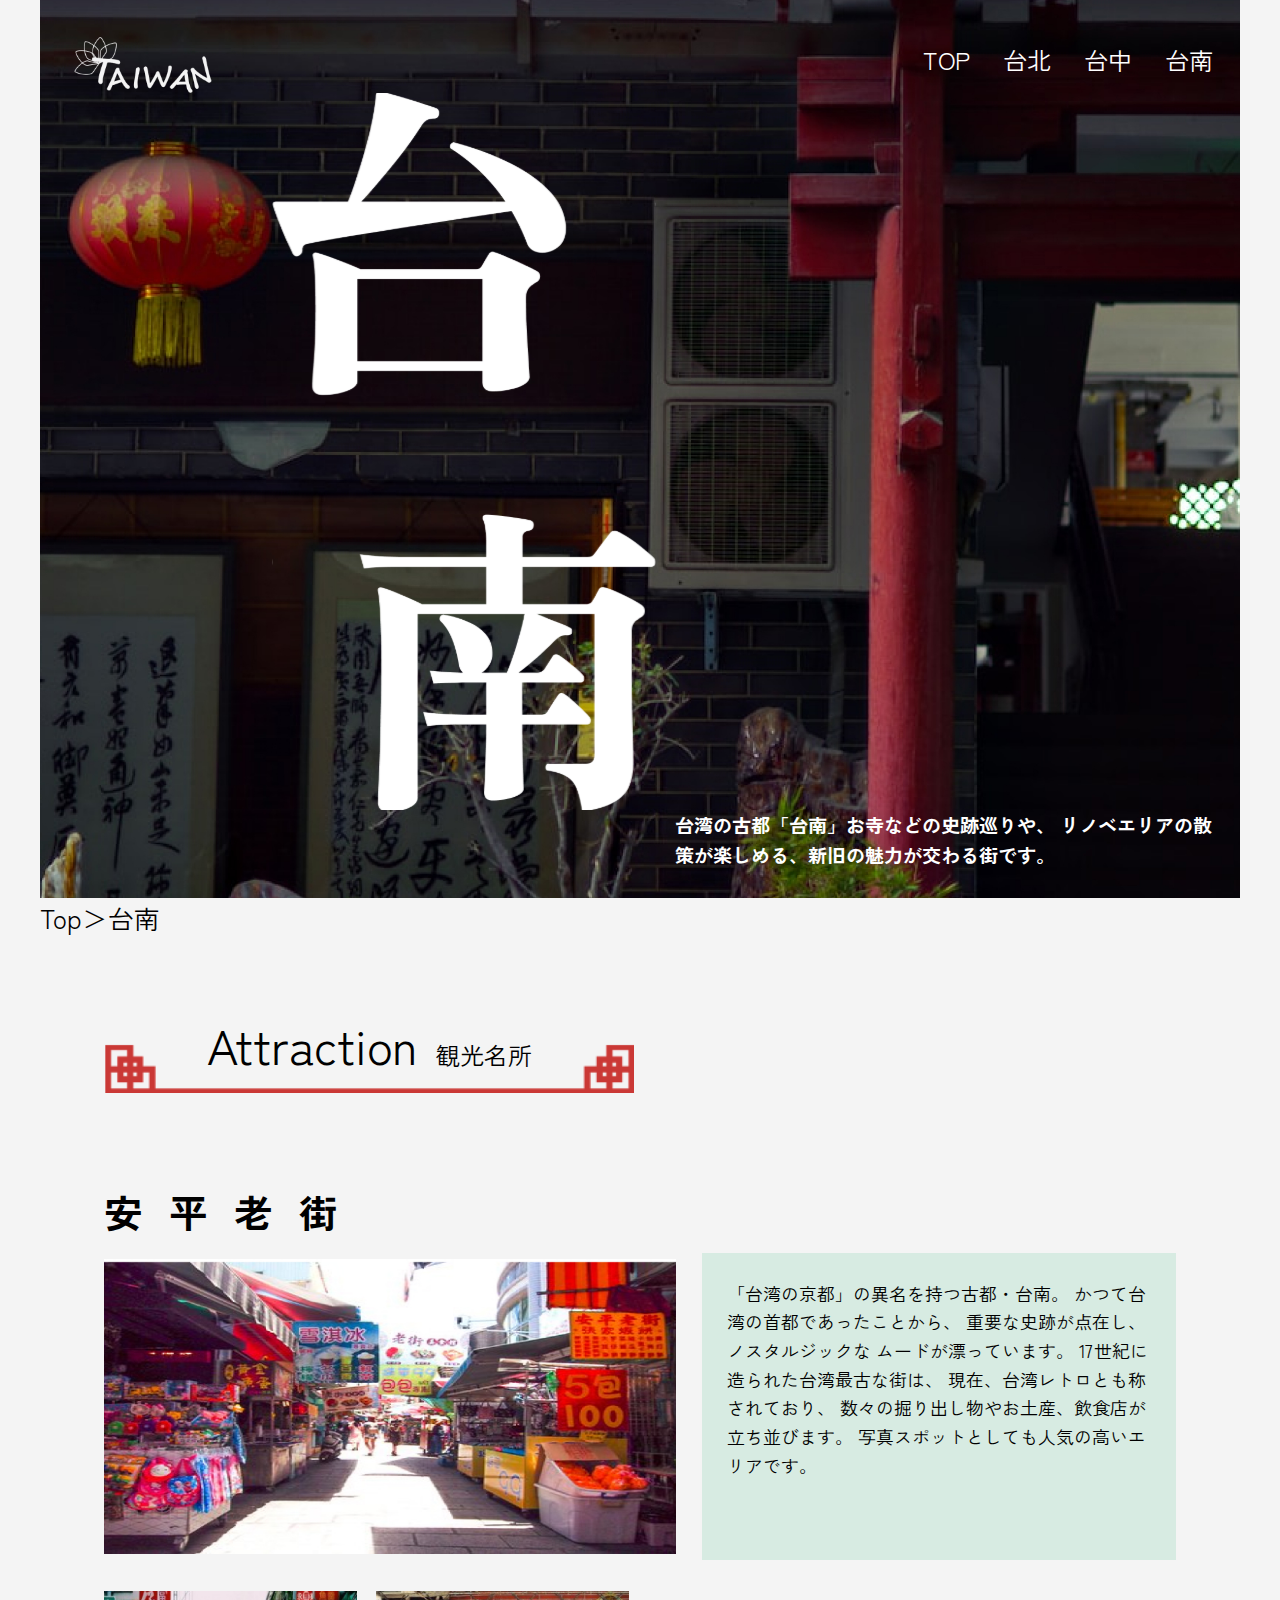
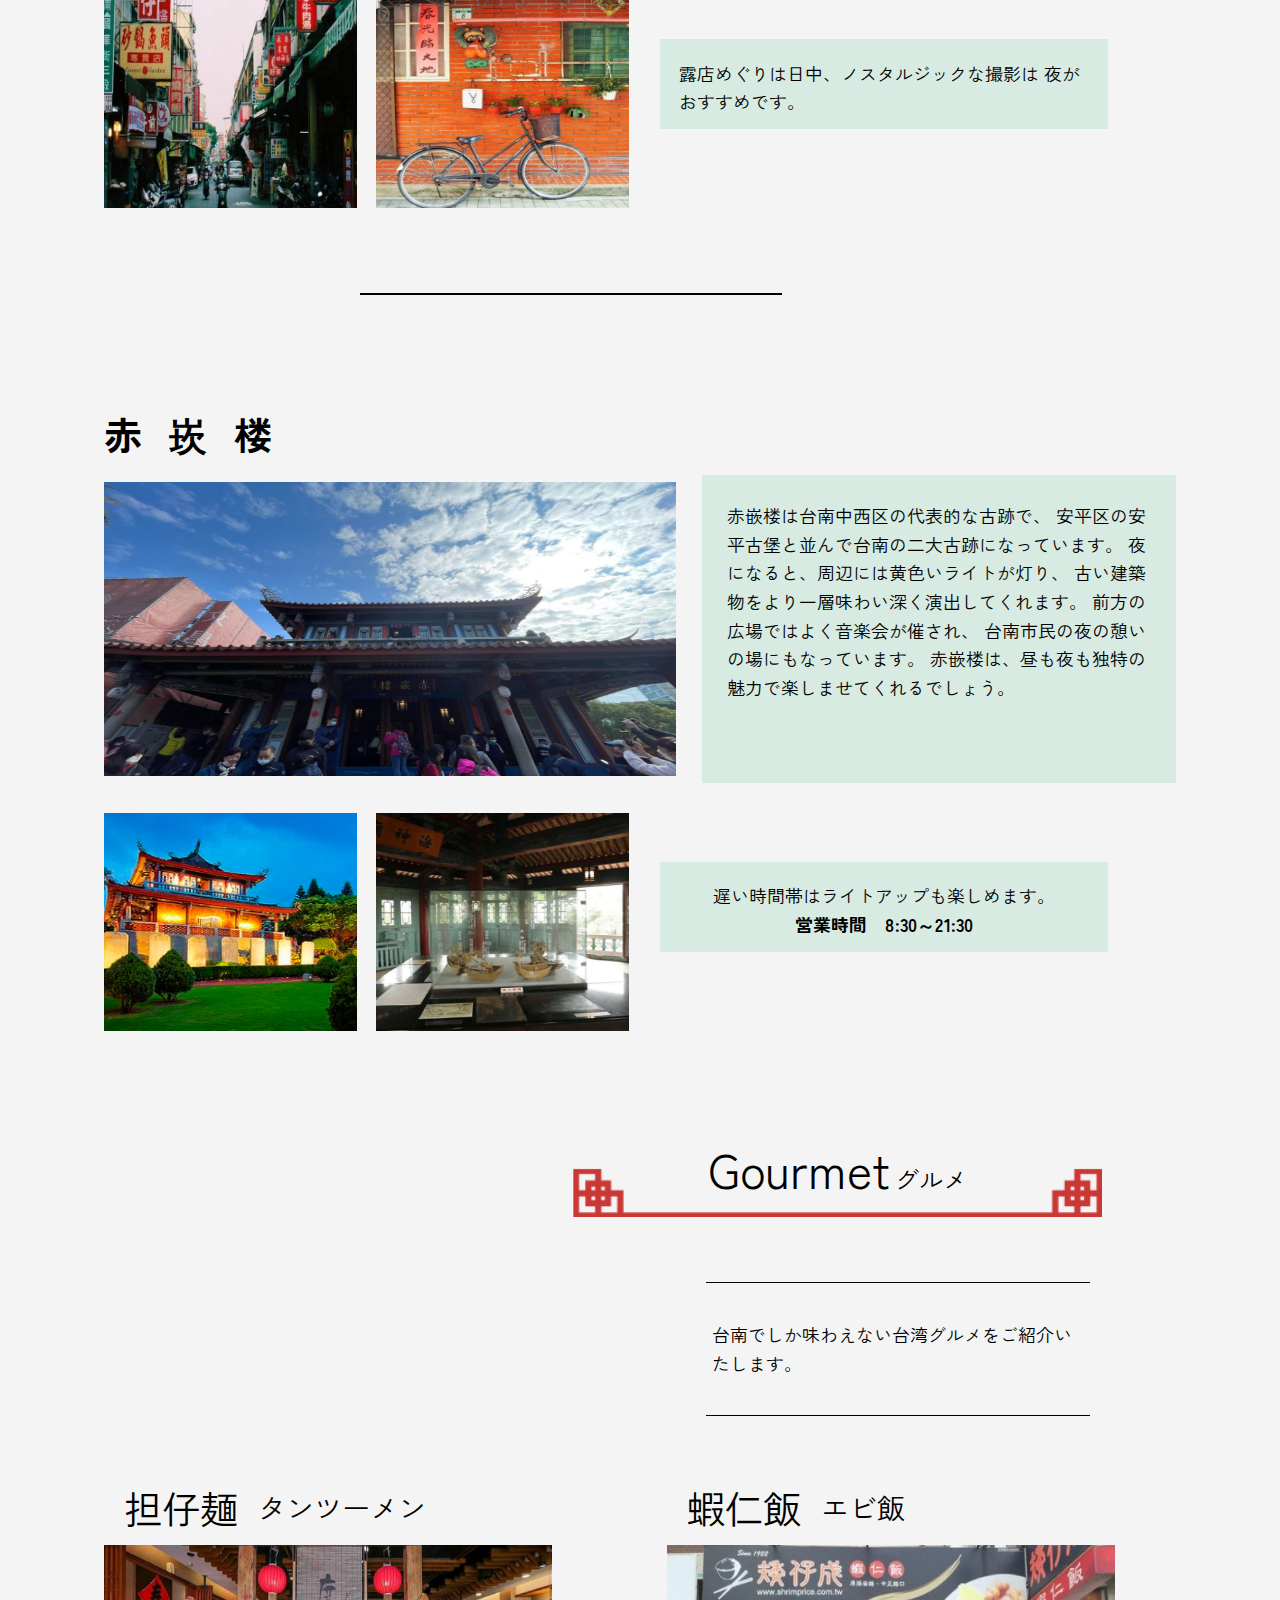
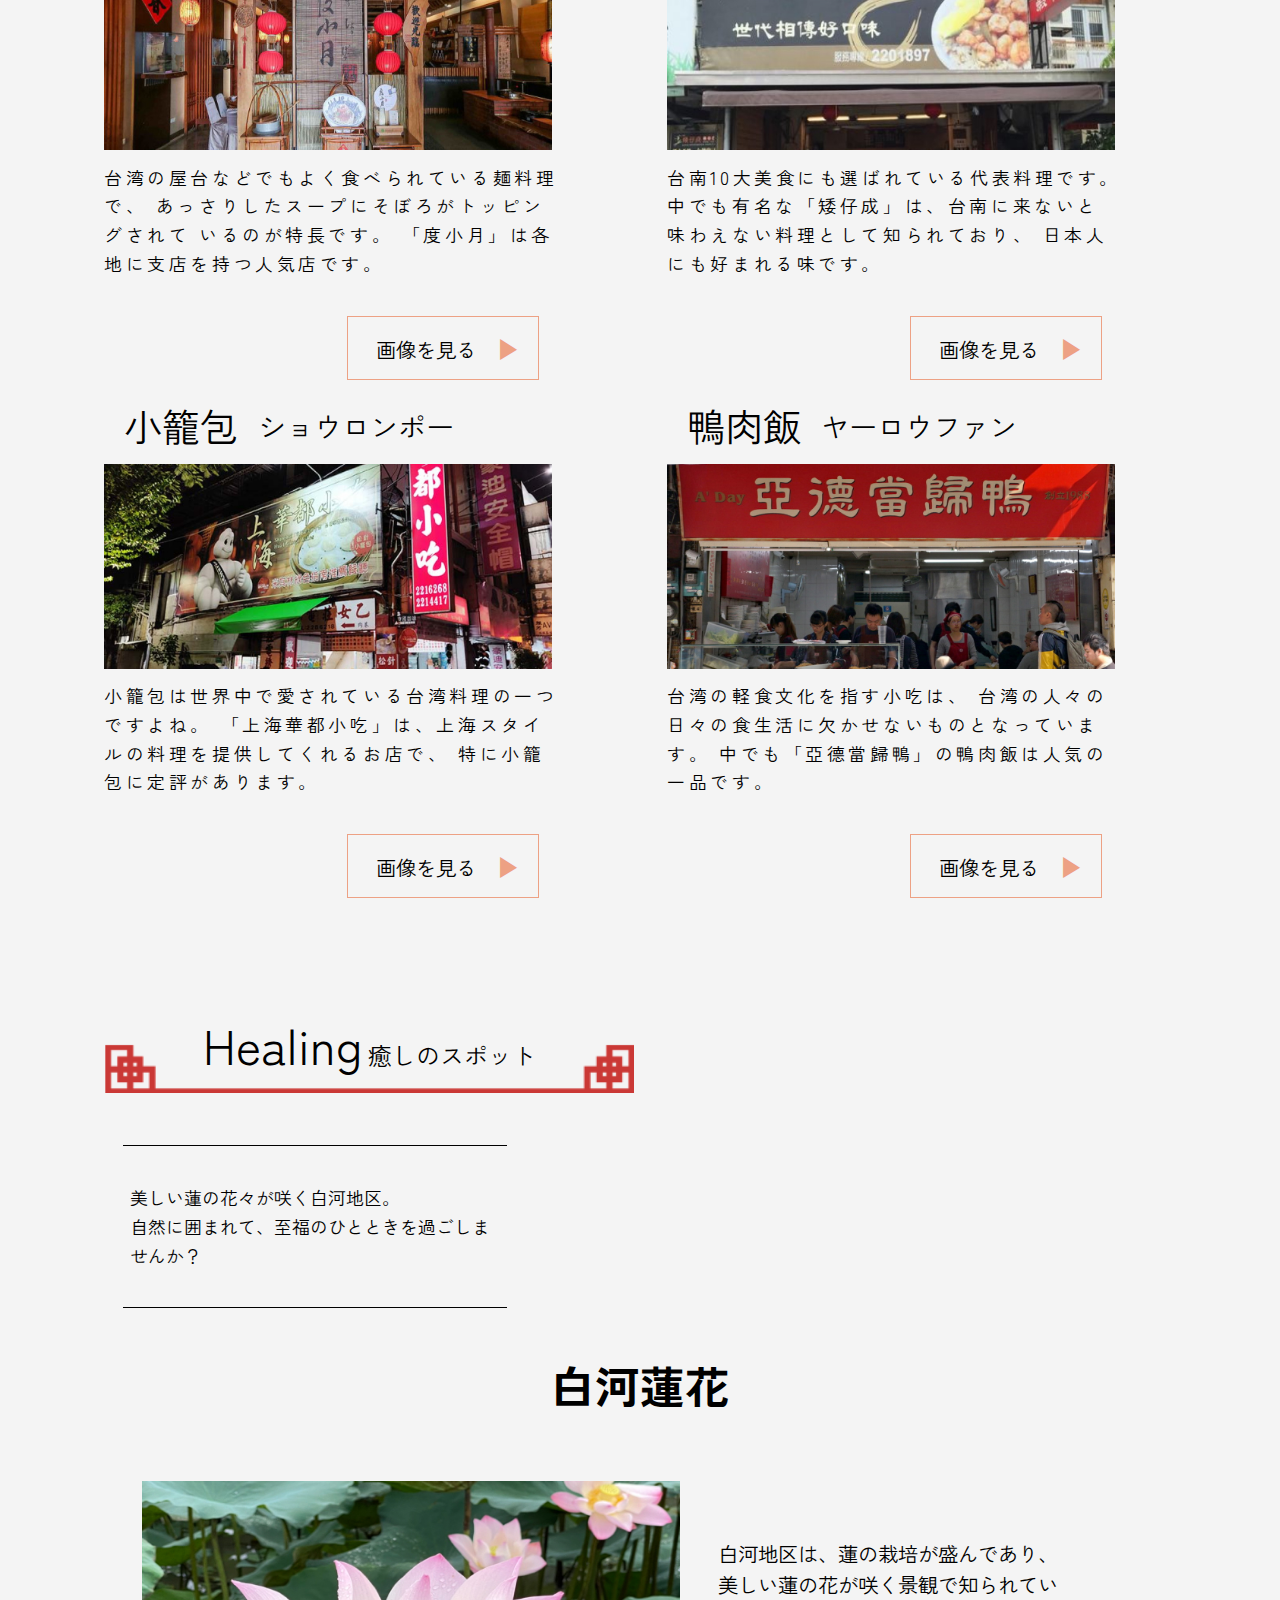
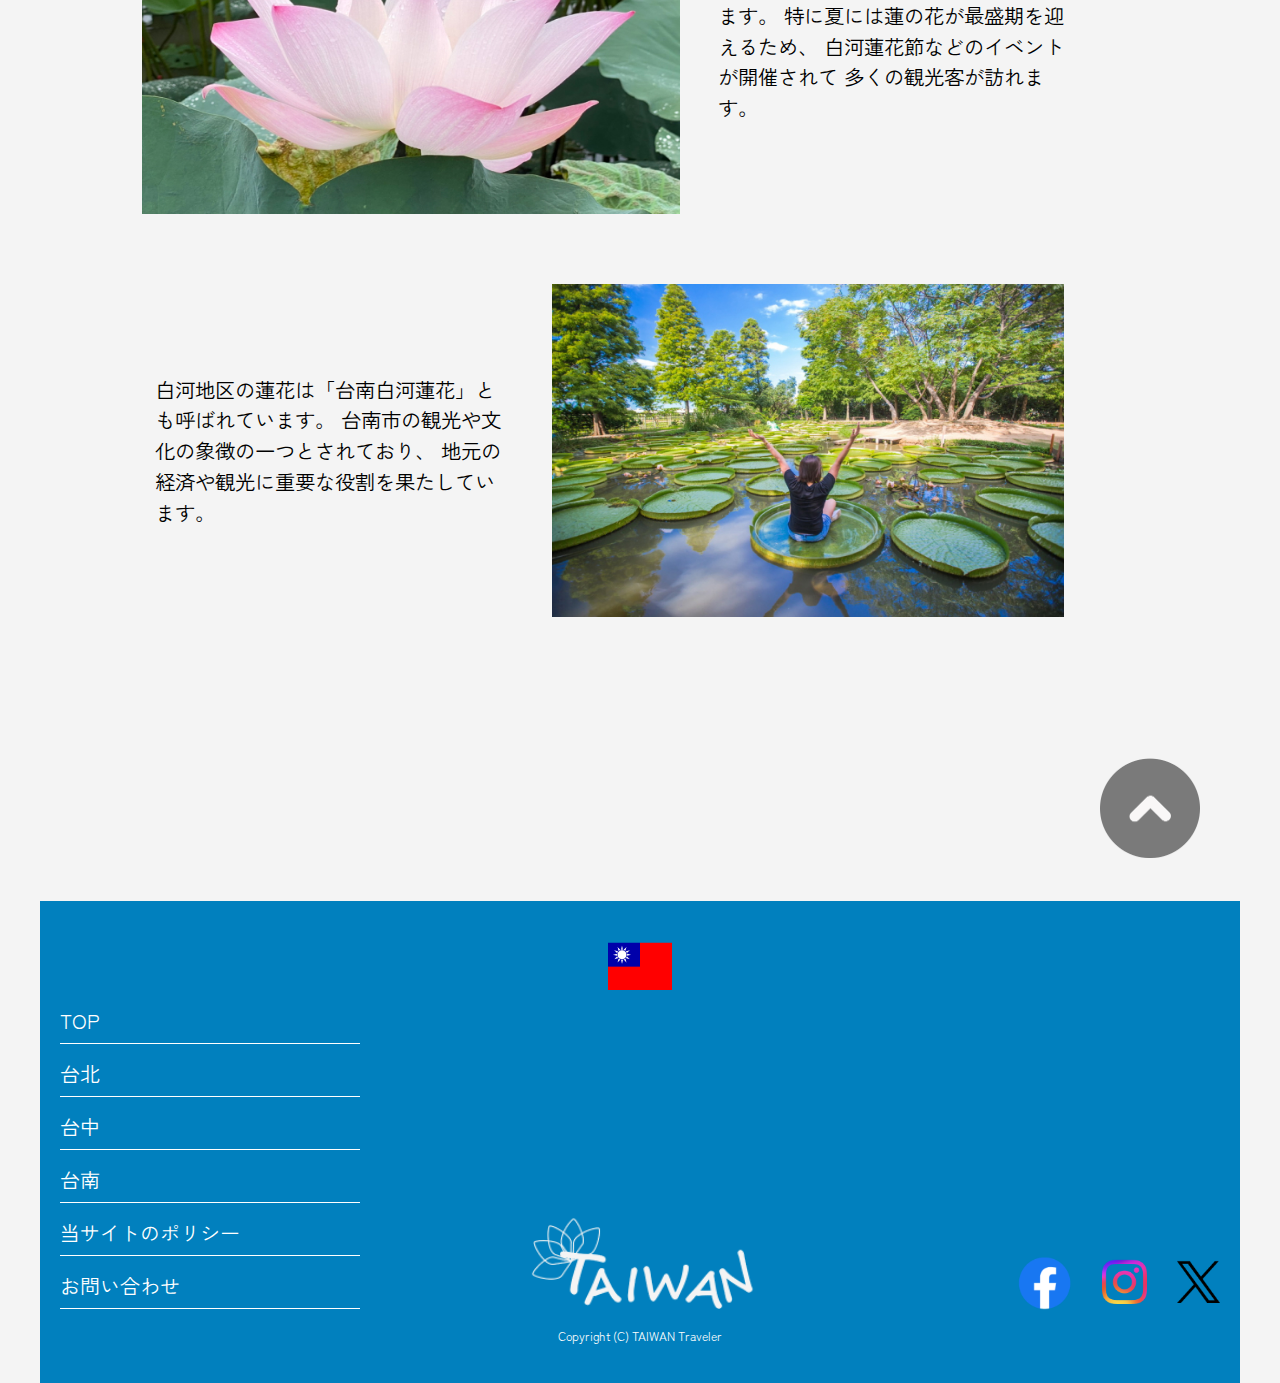
<file: tainan/index.html>
<!DOCTYPE html>
<html lang="ja">

<head>
  <meta charset="UTF-8">
  <meta name="viewport" content="width=device-width, initial-scale=1.0">
  <title>台南/TAIWAN</title>
  <link rel="stylesheet" href="../common/css/reset.css">
  <link rel="preconnect" href="https://fonts.googleapis.com">
  <link rel="preconnect" href="https://fonts.gstatic.com" crossorigin>
  <link href="https://fonts.googleapis.com/css2?family=Zen+Kaku+Gothic+New&display=swap" rel="stylesheet">
  <link rel="stylesheet" href="css/tainan.css">
  <link rel="stylesheet" href="../common/css/common.css">
</head>

<body>
  <header>
    <div class="header_pc">
      <a href="../index.html"><img src="../common/image/header/header_logo.png" alt="TAIWAN" class="mini_logo"></a>
      <nav class="gMenu">
        <!-- メニュー開閉用 -->
        <input type="checkbox" id="menu-btn" class="menu-btn">
        <!-- アイコン作成用 -->
        <label class="menu-icon" for="menu-btn">
          <!-- 線作成用 -->
          <div class="circle"><span class="nav_icon"></span></div>
        </label>
        <!-- メニュー -->
        <div class="menu_box">
          <p class="logo_box"><img src="../common/image/header/header_logo.png" alt="" class="small_logo"></p>
          <ul class="menu">
            <li><a href="../index.html">TOP</a></li>
            <li><a href="../../taipei/index.html">台北</a></li>
            <li><a href="#">台中</a></li>
            <li><a href="tainan/index.html">台南</a></li>
          </ul>
        </div>
      </nav>

      <h1 class="fuwafuwa"><img src="image/tainan.svg" alt="" class="top_tainan"></h1>

      <div class="header_p">
        <p class="header_text">台湾の古都「台南」お寺などの史跡巡りや、
          リノベエリアの散策が楽しめる、新旧の魅力が交わる街です。
        </p>
      </div>

    </div>
  </header>


  <main>

    <p><a class="top_btn2" href="../index.html">Top＞台南 </a></p>

    <section class="attraction">

      <h2 class="text">Attraction <span class="sub">観光名所</span></h2>

      <h3 class="hutozi">安平老街</h3>

      <div class="anpei_all">
        <div class="anpei_main">
          <img class="anpei_photo" src="image/anpei.jpg" alt="安平老街">
          <p>「台湾の京都」の異名を持つ古都・台南。
            かつて台湾の首都であったことから、
            重要な史跡が点在し、ノスタルジックな
            ムードが漂っています。
            17世紀に造られた台湾最古な街は、
            現在、台湾レトロとも称されており、
            数々の掘り出し物やお土産、飲食店が立ち並びます。
            写真スポットとしても人気の高いエリアです。
          </p>
        </div>
        <div class="anpei_sub">
          <div class="anpei_sub_photo">
            <img class="anpei1" src="image/sub_anpei1.jpg" alt="安平１">
            <img class="anpei2" src="image/sub_anpei2.jpg" alt="安平２">
          </div>

          <p>露店めぐりは日中、ノスタルジックな撮影は
            夜がおすすめです。
          </p>
        </div>
      </div>

      <img class="sen1" src="image/sen.png" alt="区切り線">

      <h3 class="hutozi">赤崁楼</h3>
      <div class="akagi_main">
        <img class="akagi_photo" src="image/akagi.jpg" alt="赤崁楼">
        <p>
          赤嵌楼は台南中西区の代表的な古跡で、
          安平区の安平古堡と並んで台南の二大古跡になっています。
          夜になると、周辺には黄色いライトが灯り、
          古い建築物をより一層味わい深く演出してくれます。
          前方の広場ではよく音楽会が催され、
          台南市民の夜の憩いの場にもなっています。
          赤嵌楼は、昼も夜も独特の魅力で楽しませてくれるでしょう。
        </p>
      </div>

      <div class="akagi_sub">
        <div class="akagi_sub_photo">
          <img class="akagi1" src="image/sub_akagi1.jpg" alt="赤嵌楼1">
          <img class="akagi2" src="image/sub_akagi2.jpg" alt="赤嵌楼2">
        </div>
        <p class="time">遅い時間帯はライトアップも楽しめます。
          <br><span class="jikan">営業時間　8:30～21:30</span>
        </p>
      </div>
    </section>


    <section class="gourmet">

      <div class="title">
        <h2 class="text">Gourmet<span class="sub">グルメ</span></h2>
      </div>
      <div class="only_kaisetu">
        <p class="only_text ">台南でしか味わえない台湾グルメをご紹介いたします。</p>
      </div>

      <div class="menu1">

        <div class="men">
          <div class="text_box1">
            <h3 class="hosozi">担仔麺</h3>
            <p class="g_sub">タンツーメン</p>
          </div>
          <img class="mise" src="image/men_gazo.jpg" alt="麺 画像">
          <p class="gourmet_bun">台湾の屋台などでもよく食べられている麺料理で、
            あっさりしたスープにそぼろがトッピングされて
            いるのが特長です。
            「度小月」は各地に支店を持つ人気店です。</p>
          <!-- モーダル１ -->
          <form action="#" id="form1">
            <p class="waku">
              <input class="gazo1" type="submit" value="画像を見る　"><span class="sankaku">▶</span>
            </p>
          </form>
          <dialog id="dialog1">
            <div class="container1">
              <button class="btn1"></button>
            </div>
            <p id="success1"></p>
          </dialog>
        </div>

        <div class="ebimesi">
          <div class="text_box2">
            <h3 class="hosozi">蝦仁飯</h3>
            <p class="g_sub">エビ飯</p>
          </div>
          <img class="mise" src="image/ebi_gazo.jpg" alt="エビ 画像">
          <p class="gourmet_bun">台南10大美食にも選ばれている代表料理です。
            中でも有名な「矮仔成」は、台南に来ないと
            味わえない料理として知られており、
            日本人にも好まれる味です。</p>
          <!-- モーダル２ -->
          <form action="#" id="form2">
            <p class="waku">
              <input class="gazo2" type="submit" value="画像を見る　"><span class="sankaku">▶</span>
            </p>
          </form>
          <dialog id="dialog2">
            <div class="container2">
              <button class="btn2"></button>
            </div>
            <p id="success2"></p>
          </dialog>
        </div>
      </div>

      <div class="menu2">

        <div class="tensin">
          <div class="text_box1">
            <h3 class="hosozi">小籠包</h3>
            <p class="g_sub">ショウロンポー</p>
          </div>
          <img class="mise" src="image/shouron_gazo.jpg" alt="小籠包 画像">
          <p class="gourmet_bun">小籠包は世界中で愛されている台湾料理の一つですよね。
            「上海華都小吃」は、上海スタイルの料理を提供してくれるお店で、
            特に小籠包に定評があります。</p>
          <!-- モーダル３ -->
          <form action="#" id="form3">
            <p class="waku">
              <input class="gazo3" type="submit" value="画像を見る　"><span class="sankaku">▶</span>
            </p>
          </form>
          <dialog id="dialog3">
            <div class="container3">
              <button class="btn3"></button>
            </div>
            <p id="success3"></p>
          </dialog>
        </div>

        <div class="kamomesi">
          <div class="text_box2">
            <h3 class="hosozi">鴨肉飯</h3>
            <p class="g_sub">ヤーロウファン</p>
          </div>
          <img class="mise" src="image/yaron_gazo.jpg" alt=" 鴨肉飯 画像">
          <p class="gourmet_bun">台湾の軽食文化を指す小吃は、
            台湾の人々の日々の食生活に欠かせないものとなっています。
            中でも「亞德當歸鴨」の鴨肉飯は人気の一品です。</p>
          <!-- モーダル４ -->
          <form action="#" id="form4">
            <p class="waku">
              <input class="gazo4" type="submit" value="画像を見る　"><span class="sankaku">▶</span>
            </p>
          </form>
          <dialog id="dialog4">
            <div class="container4">
              <button class="btn4"></button>
            </div>
            <p id="success4"></p>
          </dialog>
        </div>
      </div>

    </section>


    <section class="healing">

      <div class="title">
        <h2 class="text">Healing<span class="sub">癒しのスポット</span></h2>
      </div>

      <div class="only_kaisetu">
        <p class="only_text ">美しい蓮の花々が咲く白河地区。<br>
          自然に囲まれて、至福のひとときを過ごしませんか？</p>
      </div>

      <h4>白河蓮花</h4>

      <div class="hana">
        <img src="image/hasu1.jpg" alt="蓮の花">
        <p class="iyasi_bun">白河地区は、蓮の栽培が盛んであり、
          美しい蓮の花が咲く景観で知られています。
          特に夏には蓮の花が最盛期を迎えるため、
          白河蓮花節などのイベントが開催されて
          多くの観光客が訪れます。</p>
      </div>
      <div class="ike">
        <img src="image/hasu2.jpg" alt="蓮の池">
        <p class="iyasi_bun">白河地区の蓮花は「台南白河蓮花」とも呼ばれています。
          台南市の観光や文化の象徴の一つとされており、
          地元の経済や観光に重要な役割を果たしています。</p>
      </div>
    </section>
    <div class="btn_box"><a href="#"><img src="../common/image/footer/top_btn.png" alt="上に戻る" class="top_btn"></a>
    </div>
  </main>

  <footer>

    <div class="footer_inner">
      <img src="../common/image/footer/flag.png" alt="国旗" class="footer_flag">
      <div class="footer_box">
        <ul class="footer_list">
          <li class="list1"><a href="../index.html">TOP</a></li>
          <li class="list1"><a href="../taipei/index.html">台北</a></li>
          <li class="list1"><a href="../taichung/index.html">台中</a></li>
          <li class="list1"><a href="../tainan/index.html">台南</a></li>
          <li class="list1"><a href="#">当サイトのポリシー</a></li>
          <li class="list2"><a href="#">お問い合わせ</a></li>
        </ul>
        <p><img src="../common/image/header/header_logo.png" alt="ロゴ" class="footer_logo"></p>
        <div class="sns_box">
          <a href="https://facebook.com/"><img src="../common/image/footer/facebook.png" alt="フェイスブック"
              class="facebook"></a>
          <a href="https://instagram.com/"><img src="../common/image/footer/instagram.png" alt="インスタグラム"
              class="instagram"></a>
          <a href="https://x.com/"><img src="../common/image/footer/x.png" alt="エックス" class="x"></a>
        </div>
      </div>
      <small>
        <p class="copyright">Copyright (C) TAIWAN Traveler</p>
      </small>
    </div>

  </footer>
  <script src="js/tainan.js"></script>
</body>

</html>
</file>
<file: tainan/css/tainan.css>
@charset "utf-8";

body {
  font-family: "Zen Kaku Gothic New", serif;
}

body {
  background-color: #f4f4f4;
}

img {
  max-width: 100%;
}

header {
  background: url(../image/tainan_sp.jpg) no-repeat top center/cover;
  width: 100%;
  padding: 2.133vw;
  position: relative;
}

h1 {
  display: block;
  margin: 20vw 23.46vw;
}

.top_tainan {
  width: 53.06vw;
}

header p {
  color: #fff;
  font-size: 3.2vw;
  font-weight: 700;
  line-height: 1.6;
}

.header_p {
  width: 100%;
  display: flex;
  justify-content: end;
}

.header_text {
  width: 65.8vw;
}

.top_btn2 {
  width: 25vw;
  font-size: 3.5vw;
  display: inline-block;
  padding-top: 5px;
}

/* アニメーション */


.fuwafuwa {
  animation: anime1 1.5s ease 0s infinite alternate;
  transform-origin: center;
}

@keyframes anime1 {
  from {
    transform: scale(0.9, 0.9);
  }

  to {
    transform: scale(1, 1);
  }
}

/*観光名所*/


.attraction .hutozi {
  font-size: 6.4vw;
  font-weight: bold;
  letter-spacing: 0.7em;
  text-align: center;
  margin-top: 5vw;
}

.attraction {
  padding: 10.6vw;
}

.attraction h2 {
  margin: 0 auto;
}

/* 主 画像 */
.anpei_photo,
.akagi_photo {
  width: 78.6vw;
  top: 25vw;
  margin-top: 40px;
}

.attraction p {
  width: 78.6vw;
  background-color: rgba(100, 201, 155, 0.2);
  padding: 4vw 2.5vh 4vw 2.5vh;
  margin-top: 40px;
  font-size: 3vw;
  line-height: 1.6em;
}

/* サブ画像 */
.anpei_sub_photo,
.akagi_sub_photo {
  width: 78.6vw;
  margin-top: 40px;
  display: flex;
}

/* サブ画像 */
.anpei1,
.akagi1 {
  width: 37.3vw;
}

.anpei2,
.akagi2 {
  width: 37.3vw;
  margin-left: 4vw;
}

.sen1 {
  margin: 60px 0 60px 9.5vw;
  width: 60vw;
}

.time {
  font-size: 3vw;
  text-align: center;
  margin-bottom: 20px;
}

.jikan {
  font-weight: bold;
}

/*グルメ*/

.gourmet h2 {
  margin: 0 auto;
  margin-bottom: 17vw;
}

.only_kaisetu {
  margin: 60px auto 0;
}

/* 見出し */
.text_box1 {
  width: 20%;
  margin: 0 auto;
  text-align: center;
}


.text_box2 {
  width: 20%;
  margin: 30px auto 0;
  text-align: center;
}

.hosozi {
  font-size: 6.2vw;
  margin-top: 10.6vh;
}

.g_sub {
  font-size: 2.6vw;
  margin-top: 1.1vh;
}

/* メニュー説明 */
.gourmet .mise {
  width: 80vw;
  margin: 30px 0 20px 10vw;
}

.gourmet_bun {
  font-size: 2.5vw;
  letter-spacing: 0.2em;
  line-height: 1.6em;
  width: 80vw;
  margin-left: 11vw;
  margin-bottom: 5vh;
}

/* ボタン */

.waku {
  font-size: 3vw;
  width: 27vw;
  height: 10vw;
  padding: 13px 0 12px 15px;
  margin-left: 63vw;
  border: 1px solid #eda184;
}

.gourmet .sankaku {
  font-size: 2.5vw;
  color: #eda184;
}

.gourmet {
  margin-bottom: 45px;
}

/* 癒しのスポット */

.healing {
  margin-top: 11vh;
  margin-bottom: 11vw;
}

.healing h2 {
  margin: 0 auto;
  margin-bottom: 17vw;
}

h4 {
  font-size: 6.2vw;
  width: 26vw;
  margin: 0 auto;
  margin-top: 10vw;
  margin-bottom: 8vw;
}

.healing img {
  display: block;
  width: 80vw;
  top: 25vw;
  margin: 0 auto
}

.healing .iyasi_bun {
  width: 80vw;
  margin: 37px 0 37px 8.5vw;
  font-size: 3vw;
  line-height: 1.5em;
}


/* ボーダルウィンドウ */

/* button1 */

/* 自作ダイアログ */
#dialog1 {
  width: 100%;
  height: 100%;
  background-color: #fff;
  border: none;
  position: relative;
  top: 593%;
}

#success1 {
  width: 70%;
  height: 50%;
  margin: auto;
  border: 1px solid #fff;
  background: url(../image/men.jpg) no-repeat center/cover;
  box-shadow: 5px 5px 8px #888;
  position: absolute;
  top: 40%;
  left: 50%;
  transform: translate(-50%, -50%);
}

.container1 {
  text-align: end;
  margin-top: 10px;
  margin-right: 10px;
}

.btn1 {
  width: 35px;
  height: 35px;
  background-color: transparent;
  border: none;
  position: relative;
}

.btn1::before {
  position: absolute;
  content: "";
  width: 40px;
  height: 40px;
  border-top: 4px solid black;
  top: 11px;
  left: -16px;
  transform: rotate(45deg);
}

.btn1::after {
  position: absolute;
  content: "";
  width: 40px;
  height: 40px;
  border-bottom: 4px solid black;
  top: -17px;
  left: -16px;
  transform: rotate(-45deg);
}

/* button2 */

/* 自作ダイアログ */
#dialog2 {
  width: 100%;
  height: 100%;
  background-color: #fff;
  border: none;
  position: relative;
  top: 682%;
}

#success2 {
  width: 70%;
  height: 50%;
  margin: auto;
  border: 1px solid #fff;
  background: url(../image/ebi.jpg) no-repeat center/cover;
  box-shadow: 5px 5px 8px #888;
  position: absolute;
  top: 40%;
  left: 50%;
  transform: translate(-50%, -50%);
}

.container2 {
  text-align: end;
  margin-top: 10px;
  margin-right: 10px;
}

.btn2 {
  width: 35px;
  height: 35px;
  background-color: transparent;
  border: none;
  position: relative;
}

.btn2::before {
  position: absolute;
  content: "";
  width: 40px;
  height: 40px;
  border-top: 4px solid black;
  top: 11px;
  left: -16px;
  transform: rotate(45deg);
}

.btn2::after {
  position: absolute;
  content: "";
  width: 40px;
  height: 40px;
  border-bottom: 4px solid black;
  top: -17px;
  left: -16px;
  transform: rotate(-45deg);
}


/* button3 */

/* 自作ダイアログ */
#dialog3 {
  width: 100%;
  height: 100%;
  background-color: #fff;
  border: none;
  position: relative;
  top: 755%;
}

#success3 {
  width: 70%;
  height: 50%;
  margin: auto;
  border: 1px solid #fff;
  background: url(../image/shouron.jpg) no-repeat center/cover;
  box-shadow: 5px 5px 8px #888;
  position: absolute;
  top: 40%;
  left: 50%;
  transform: translate(-50%, -50%);
}

.container3 {
  text-align: end;
  margin-top: 10px;
  margin-right: 10px;
}

.btn3 {
  width: 35px;
  height: 35px;
  background-color: transparent;
  border: none;
  position: relative;
}

.btn3::before {
  position: absolute;
  content: "";
  width: 40px;
  height: 40px;
  border-top: 4px solid black;
  top: 11px;
  left: -16px;
  transform: rotate(45deg);
}

.btn3::after {
  position: absolute;
  content: "";
  width: 40px;
  height: 40px;
  border-bottom: 4px solid black;
  top: -17px;
  left: -16px;
  transform: rotate(-45deg);
}


/* button4 */

/* 自作ダイアログ */
#dialog4 {
  width: 100%;
  height: 100%;
  background-color: #fff;
  border: none;
  position: relative;
  top: 838%;
}

#success4 {
  width: 70%;
  height: 50%;
  margin: auto;
  border: 1px solid #fff;
  background: url(../image/yahron.jpg) no-repeat center/cover;
  box-shadow: 5px 5px 8px #888;
  position: absolute;
  top: 40%;
  left: 50%;
  transform: translate(-50%, -50%);
}

.container4 {
  text-align: end;
  margin-top: 10px;
  margin-right: 10px;
}

.btn4 {
  width: 35px;
  height: 35px;
  background-color: transparent;
  border: none;
  position: relative;
}

.btn4::before {
  position: absolute;
  content: "";
  width: 40px;
  height: 40px;
  border-top: 4px solid black;
  top: 11px;
  left: -16px;
  transform: rotate(45deg);
}

.btn4::after {
  position: absolute;
  content: "";
  width: 40px;
  height: 40px;
  border-bottom: 4px solid black;
  top: -17px;
  left: -16px;
  transform: rotate(-45deg);
}

/* Footer */
.btn_box {
  display: flex;
  justify-content: end;
  margin: 0 min(2.13vw, 8px) min(5.3vw, 20px);
}

.top_btn {
  width: min(12.8vw, 48px);
}

footer {
  background-color: #0180BE;
}

.footer_inner {
  color: #fff;
  text-align: center;
}

.footer_flag {
  width: 8.53vw;
  margin: 5.3vw;
}

.footer_list {
  width: 53.6vw;
  margin: 0 auto;
  text-align-last: left;
  font-size: 3.2vw;
}

.footer_list li {
  padding: 2.13vw;
  border-bottom: 1px solid#fff;
}

.list1 {
  margin-bottom: 2vw;
}

.footer_logo {
  display: none;
}

.sns_box {
  margin-top: 6.4vw;
}

.facebook {
  width: 10.1vw;
}

.instagram {
  width: 8.53vw;
  margin: 0 5.3vw;
}

.x {
  width: 8vw;
}

.copyright {
  padding: 5.3vw;
  font-size: 2.6vw;
}

@media screen and (min-width:768px) {

  body {
    max-width: 1200px;
    margin: 0 auto;
  }

  /* ヘッダー */

  header {
    background: url(../image/tainan_pc.jpg) no-repeat top center/cover;
  }

  h1 {
    margin: 0;
  }

  header .top_tainan {
    display: block;
    width: 30vw;
    height: 56vw;
    margin: 0 62vw 0 16vw;
  }

  .header_text {
    font-size: 1.5vw;
    width: 42vw;
  }

  .top_btn2 {
    font-size: 2vw;
  }


  /* 観光名所 */

  .attraction {
    padding: 5vw;
  }

  .attraction h2 {
    margin: 0;
    width: 71vw;
  }

  .attraction .hutozi {
    text-align: left;
    /* margin-left: 2vw; */
    margin-top: 7.5vw;
    font-size: 3vw;
  }

  .anpei_main,
  .akagi_main {
    width: 100%;
    padding: 0;
    margin-top: 20px;
    display: flex;
    align-items: center;
  }

  .anpei_photo,
  .akagi_photo {
    display: block;
    width: 46vw;
    height: 23vw;
    margin: 0 2vw 0 0;
  }

  .anpei_main p,
  .akagi_main p {
    font-size: 1.4vw;
    width: 38vw;
    height: 24vw;
    padding: 2vw 2vw;
    margin: 0;
  }

  .anpei_sub,
  .akagi_sub {
    width: 100%;
    display: flex;
    align-items: center;
  }

  .anpei_sub_photo,
  .akagi_sub_photo {
    width: 41vw;
    height: 17vw;
    margin: 2.4vw 2.4vw 0 0;
  }

  .anpei1,
  .akagi1 {
    width: 21vw;
  }

  .anpei2,
  .akagi2 {
    width: 21vw;
    margin-left: 1.5vw;
  }

  .anpei_sub p,
  .akagi_sub p {
    font-size: 1.4vw;
    width: 35vw;
    height: 7vw;
    margin: 0;
    padding: 1.5vw 1.5vw 1.5vw 1.5vw;
  }

  .sen1 {
    width: 33vw;
    margin: 85px 0 20px 20vw;
  }


  /* グルメ */

  .gourmet {
    padding: 0 5vw 0 5vw;
  }


  /* タイトル */

  .gourmet .title {
    width: 68vw;
    margin: 2vw 0 0 10vw;
  }

  .gourmet .title .text {
    margin: 0 0 0 auto;
  }

  .gourmet .only_kaisetu .only_text {
    font-size: 1.4vw;
    width: 30vw;
    padding: 2vw 0.5vw;
  }

  .gourmet .only_kaisetu {
    width: 30vw;
    margin: 65px 0 45px 47vw;
  }

  /* メニュー紹介 */

  .gourmet .mise {
    width: 35vw;
    height: 16vw;
    margin: 0 3vw 0 0;
  }

  .gourmet .hosozi {
    font-size: 3vw;
    width: 12vw;
    margin: 0;
  }

  .gourmet .g_sub {
    font-size: 2.2vw;
    height: 2.4vw;
    margin: 0;
  }

  .gourmet .men,
  .gourmet .ebimesi,
  .gourmet .tensin,
  .gourmet .kamomesi {
    width: 44vw;
  }

  .gourmet .text_box1,
  .gourmet .text_box2 {
    display: flex;
    align-items: center;
    width: 45vw;
    height: 4vw;
    margin: 0 0 1vw 0;
  }

  .gourmet_bun {
    font-size: 1.4vw;
    width: 35.5vw;
    margin: 1vw 0 3vw;
  }

  .ebimesi .gourmet_bun {
    margin: 1vw 0 3vw;
  }

  .gazo1,
  .gazo2,
  .gazo3,
  .gazo4 {
    font-size: 1.6vw;
    margin: 0 0 0 1vw;
  }

  .gourmet .sankaku {
    font-size: 2vw;
  }

  .waku {
    font-size: 3vw;
    width: 15vw;
    height: 5vw;
    padding: 3px 0 10px 15px;
    margin-left: 19vw;
    border: 1px solid #eda184;
  }

  .menu1,
  .menu2 {
    display: flex;
    margin: 0 auto;
  }

  .men,
  .ebimesi,
  .tensin,
  .kamomesi {
    width: 70vw;
    margin-top: 20px;
  }

  /* モーダルウィンドウ */

  #dialog1 {
    width: 100%;
    height: 100%;
    background-color: #fff;
    border: none;
    position: relative;
    top: 600%;
  }

  #success1 {
    width: 35%;
    height: 70%;
    margin: auto;
    border: 1px solid #fff;
    background: url(../image/men.jpg) no-repeat center/cover;
    box-shadow: none;
    position: absolute;
    top: 50%;
    left: 50%;
    transform: translate(-50%, -50%);
  }

  #dialog2 {
    width: 100%;
    height: 100%;
    background-color: #fff;
    border: none;
    position: relative;
    top: 600%;
  }

  #success2 {
    width: 35%;
    height: 70%;
    margin: auto;
    border: 1px solid #fff;
    background: url(../image/ebi.jpg) no-repeat center/cover;
    box-shadow: none;
    position: absolute;
    top: 50%;
    left: 50%;
    transform: translate(-50%, -50%);
  }

  #dialog3 {
    width: 100%;
    height: 100%;
    background-color: #fff;
    border: none;
    position: relative;
    top: 690%;
  }

  #success3 {
    width: 35%;
    height: 70%;
    margin: auto;
    border: 1px solid #fff;
    background: url(../image/shouron.jpg) no-repeat center/cover;
    box-shadow: none;
    position: absolute;
    top: 50%;
    left: 50%;
    transform: translate(-50%, -50%);
  }

  #dialog4 {
    width: 100%;
    height: 100%;
    background-color: #fff;
    border: none;
    position: relative;
    top: 690%;
  }

  #success4 {
    width: 35%;
    height: 70%;
    margin: auto;
    border: 1px solid #fff;
    background: url(../image/yahron.jpg) no-repeat center/cover;
    box-shadow: none;
    position: absolute;
    top: 50%;
    left: 50%;
    transform: translate(-50%, -50%);
  }



  /* 癒しのスポット */

  .healing {
    padding: 0 5vw 0 5vw;
  }

  .healing h2 {
    margin: 0;
  }

  /* タイトル */
  .healing .only_kaisetu .only_text {
    font-size: 1.4vw;
    width: 30vw;
    padding: 2vw 0.5vw;
  }

  .healing .only_kaisetu {
    width: 30vw;
    margin: 4vw 0 4vw 1.5vw;
  }

  .healing h4 {
    font-size: 3.5vw;
    font-weight: bold;
    margin: 0;
    width: 100%;
    text-align: center;
  }

  /* スポット説明 */

  .healing img {
    width: 42vw;
    height: 26vw;
    margin: 0;

  }

  .healing .iyasi_bun {
    font-size: 1.6vw;
    width: 35vw;
    height: 12vw;
  }

  .healing .hana {
    display: flex;
    align-items: center;
    margin: 5vw 0 5vw 3vw;
  }

  .hana .iyasi_bun {
    width: 28vw;
    margin: 5vw 0 10vw 3vw;
    /* margin-left: 3vw;
    margin-bottom: 10vw; */
  }

  .healing .ike {
    display: grid;
    grid-template-rows: 26vw;
    grid-template-columns: 35vw 40vw;
    margin-right: 10vw;
  }

  .ike img {
    grid-column: 2/3;
    grid-row: 1/2;
  }

  .ike .iyasi_bun {
    grid-column: 1/2;
    grid-row: 1/2;
    width: 28vw;
    margin: 7vw 0 0 4vw;
  }

  /* Footer */

  .btn_box {
    margin: 0 min(3.33vw, 40px) min(3.58vw, 43px);
  }

  .top_btn {
    width: min(8.33vw, 100px);
  }

  .footer_inner {
    max-width: 1200px;
    margin: 0 auto;
    padding: min(1.6vw, 20px);
  }

  .footer_flag {
    width: min(5.33vw, 64px);
    margin: min(1.6vw, 20px) 0 min(1.75vw, 21px);
  }

  .footer_list {
    width: min(25vw, 300px);
    margin: 0;
  }

  .footer_list li {
    padding: 0 0 min(1vw, 12px);
    font-size: min(1.6vw, 20px);
    line-height: 1;
  }

  .list1 {
    margin-bottom: min(1.6vw, 20px);
  }

  .footer_logo {
    display: block;
    width: min(20vw, 240px);
    margin: 0 min(21.4vw, 257px) 0 min(13.3vw, 160px);
  }

  .footer_box {
    display: flex;
    align-items: end;
  }

  .sns_box {
    display: flex;
    align-items: center;
    width: min(17vw, 203px);
    height: min(4.58vw, 55px);
    margin: 0 0 0 auto;
  }

  .facebook {
    display: block;
    width: min(4.58vw, 55px);
  }

  .instagram {
    display: block;
    width: min(3.75vw, 45px);
    height: min(3.75vw, 45px);
    margin: 0 min(2.5vw, 30px);
  }

  .x {
    display: block;
    width: min(3.58vw, 43px);
    height: min(3.58vw, 43px);
  }

  .copyright {
    padding: min(1.6vw, 20px) 0;
    font-size: min(1vw, 12px);
  }
}
</file>
<file: common/css/common.css>
/* ハンバーガーメニュー //////////////////////////*/

/* Drawer Menu */
/* ↓チェックボックスが OFF の場合 */
/* nav 要素 画面上部に固定表示 */
@media screen and (max-width:767px) {
  .mini_logo {
    width: 29.5vw;
  }

  .gMenu {
    /* 右上に固定・前面表示 */
    position: fixed;
    top: 0;
    right: 0;
    z-index: 99;
    width: 100%;
  }

  /* input 要素 チェックボックスを非表示 */
  .menu-btn {
    display: none;
  }

  /* label 要素 アイコン作成 */
  .menu-icon {
    /* 右上に絶対配置 */
    position: absolute;
    right: 10px;
    top: 10px;
    height: 12px;
    padding-top: 5px;
    /* ポインターの形状 指 */
    cursor: pointer;
  }

  .small_logo {
    width: 26vw;
    display: block;
    margin: 2.1vw 31.2vw 19.6vw 2.1vw;
  }

  /* 円 */
  .circle {
    width: 48px;
    height: 48px;
    background-color: rgba(0, 0, 0, 0.5);
    display: flex;
    justify-content: center;
    align-items: center;
    border-radius: 50%;
  }

  /* span 要素 中央の線作成 */
  .nav_icon {
    /* ブロックレベルへ変更 */
    display: block;
    /* 線の長さ */
    width: 31px;
    /* 線の太さ */
    height: 1px;
    /* 線の色 */
    background: #fff;
    /* ::before と ::after の基準要素 */
    position: relative;
    z-index: 10;
  }

  /* 上と下の線作成 上下共通 */
  .nav_icon::before,
  .nav_icon::after {
    content: "";
    width: 80%;
    height: 100%;
    background: #fff;
    /* 基準要素 span.nav_icon に対して絶対配置 */
    position: absolute;
    /* 三本線と X の切替えアニメーション 速く始まりゆっくり終わる */
    transition: all .4s ease-out;
  }

  /* 下の線のみ */
  .nav_icon::before {
    /* 上からの位置 */
    top: 12px;
    right: 2.5px;
  }

  /* 上の線のみ */
  .nav_icon::after {
    /* 上へ 10px の位置 */
    top: -12px;
    right: 2.5px;
  }

  /* ul 要素 メニュー */
  .menu_box {
    height: 177.86vh;
    background-color: rgba(0, 0, 0, 0.7);
    color: #fff;
    text-align: center;
    /* 非表示 */
    overflow: hidden;
    /* 最大の高さ */
    max-width: 0;
    /* 非表示の際のアニメーション */
    transition: max-width 0.8s;
    position: absolute;
    top: 0;
    right: 0;
  }

  /* a 要素 */
  .menu {
    overflow: hidden;
  }

  .menu a {
    display: block;
    padding: 4.2vw 0;
    text-decoration: underline;
    font-size: 5.3vw;
    white-space: nowrap;
    text-underline-offset: 0.2em;
    text-decoration-thickness: 1px;
    /* すべて大文字表示 */
    text-transform: uppercase;
  }

  .menu a:hover {
    background-color: #f4f4f4;
    color: #000;
  }

  /* ↓チェックボックスが ON の場合 */
  /* 非表示にしていた ul.menu を表示 */
  .menu-btn:checked~.menu_box {
    max-width: 60vw;
    padding-bottom: 55.6vw;
    /* 元 0px */
    /* 表示の際のアニメーション */
    transition: max-width 0.8s;
  }

  /* 中央の線を非表示 */
  .menu-btn:checked~.menu-icon .nav_icon {
    background: transparent;
    /* 元 #333 */
  }

  /* 上下の線を 45 度傾けて X アイコンを作成 */
  .menu-btn:checked~.menu-icon .nav_icon::before {
    /* 反時計回りに回転 */
    transform: rotate(-45deg);
    top: 0;
    /* 元 10px */
  }

  .menu-btn:checked~.menu-icon .nav_icon::after {
    /* 時計回りに回転 */
    transform: rotate(45deg);
    top: 0;
    /* 元 -10px */
  }
}

/* ////////////////////////////////////////////// */

/* どんぶり */
.text {
  width: 60vw;
  height: 10.6vw;
  margin-bottom: 10.66vw;
  padding-top: 3px;
  font-size: 6.4vw;
  font-weight: 400;
  text-align: center;
  background: url(../../common/image/main/midasi.png) no-repeat center/cover;
  background-size: 100%;
}

.text {
  margin: 0 auto 10.66vw;
  animation: purupuru 3s linear infinite;
}

@keyframes purupuru {
  0% {
    transform: translateY(0);
  }

  50% {
    transform: translateY(-10px);
  }

  100% {
    transform: translateY(0);
  }
}

.sub {
  margin-left: 5px;
  font-size: 3.2vw;
}

#information .text {
  padding-top: 0;
}

/* 説明文 */
/* .only_kaisetu {
  border-top: 1px solid #000;
  border-bottom: 1px solid #000;
  margin-bottom: 5.333vw;
} */
/* .only_text {
  font-size: 3.2vw; */
/* 12px */
/* line-height: 1.6;
  padding: 5.333vw 0;
} */
.only_kaisetu {
  display: flex;
  align-items: center;
  width: 60vw;
  /* height: 30vw; */
  margin: 0 auto;
  padding: 12px 0;
  border-top: 1px solid #000;
  border-bottom: 1px solid #000;
}

.only_text {
  margin: 0;
  font-size: 3.2vw;
  line-height: 1.6;
  text-align: left;
}

/* レシポンシブPC */
/* どんぶり */
@media screen and (min-width:768px) {
  .gallery {
    padding: 120px 20px 0 20px;
  }

  .text {
    width: 44.1vw;
    max-width: 530px;
    height: 8vw;
    max-height: 96px;
    margin-bottom: min(60.6vw, 80px);
    padding-top: min(1.6vw, 20px);
    font-size: clamp(1rem, 4vw, 3rem);
    vertical-align: bottom;
  }

  .sub {
    font-size: clamp(1rem, 2vw, 1.5rem);
  }

  #information .text {
    padding-top: min(0.9vw, 10px);
  }
}

/* レスポンシブPC Header */
@media screen and (min-width:768px) {
  .header_pc {
    max-width: 1200px;
    margin: 0 auto;
  }

  .mini_logo {
    display: none;
  }

  #menu-btn {
    display: none;
  }

  .small_logo {
    width: 11.6vw;
  }

  .menu {
    display: flex;
    justify-content: space-between;
    align-items: center;
    width: 25.3%;
    color: #fff;
  }

  .menu a {
    font-size: clamp(1.25rem, 2vw, 1.5rem);
  }

  .menu_box {
    display: flex;
    justify-content: space-between;
    max-width: 1200px;
    margin: 0 auto;
  }
}

/* //////////////////////////////////////// */
</file>
